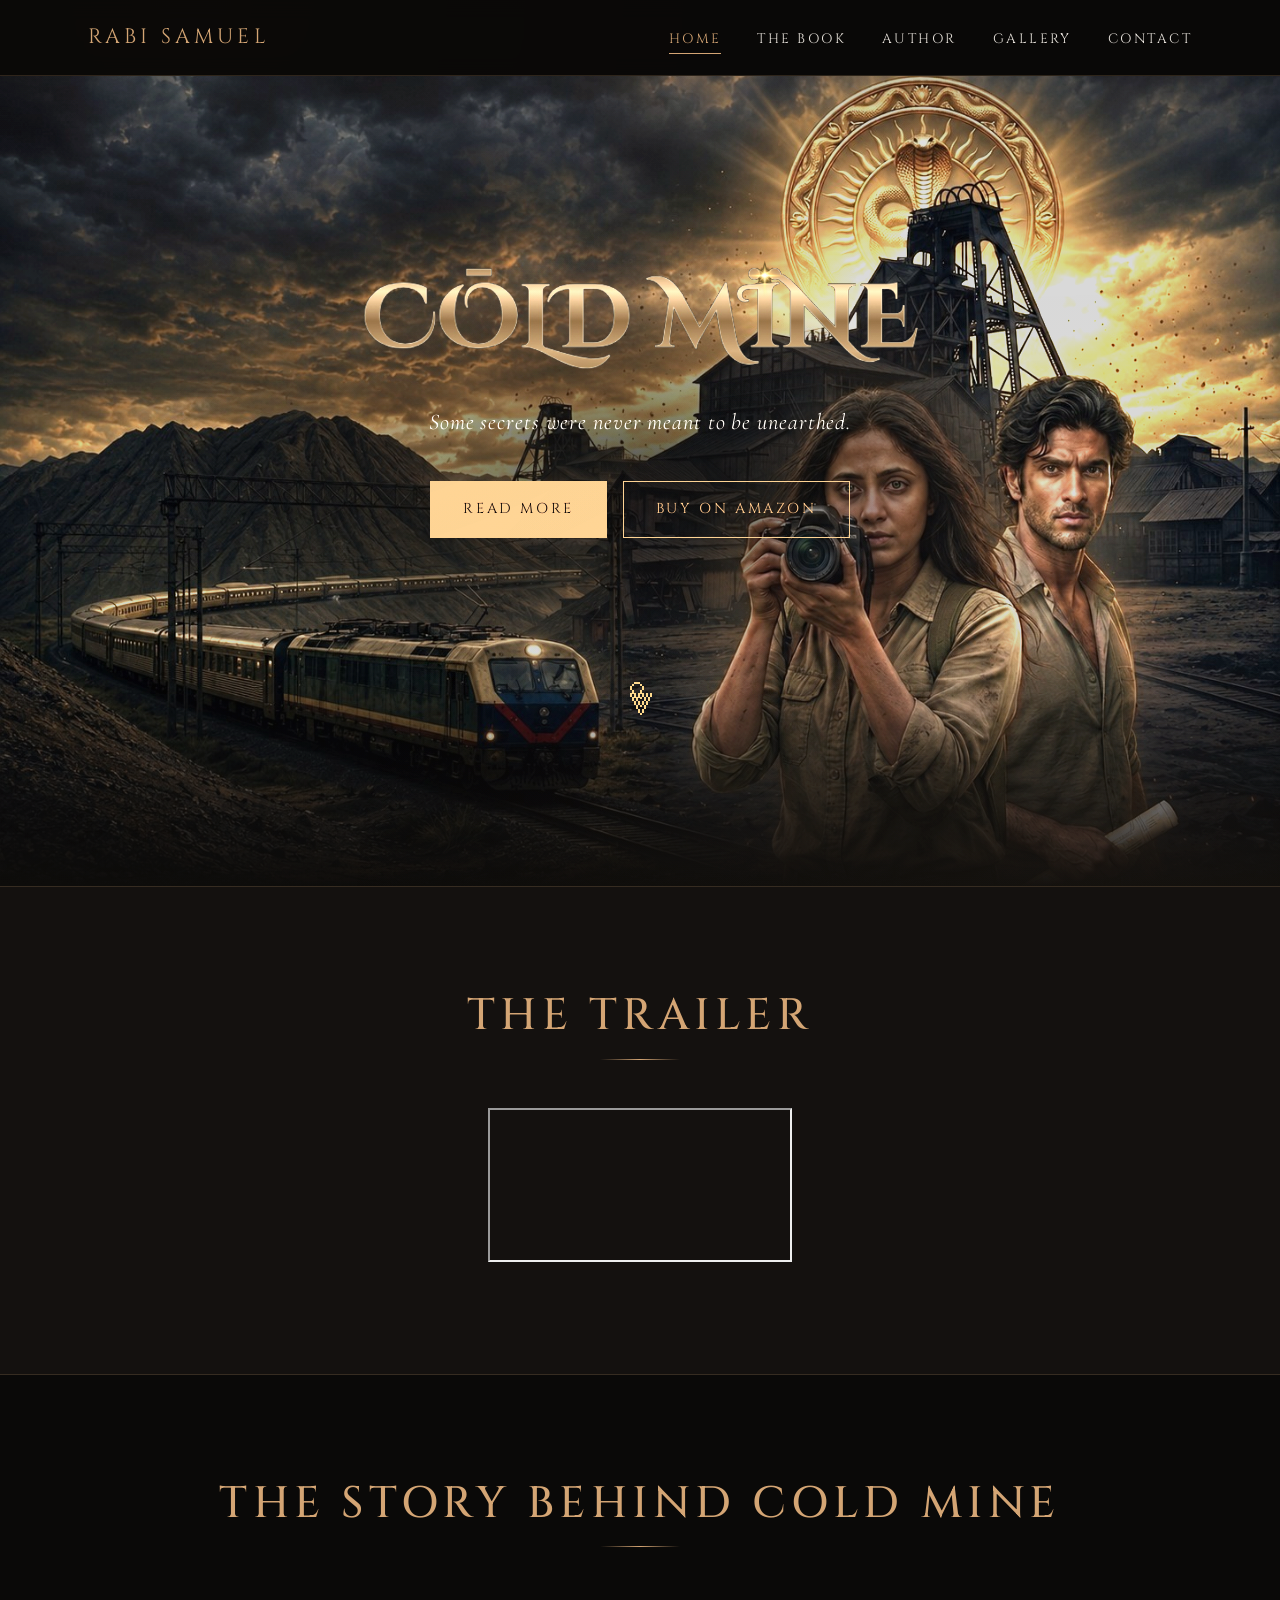
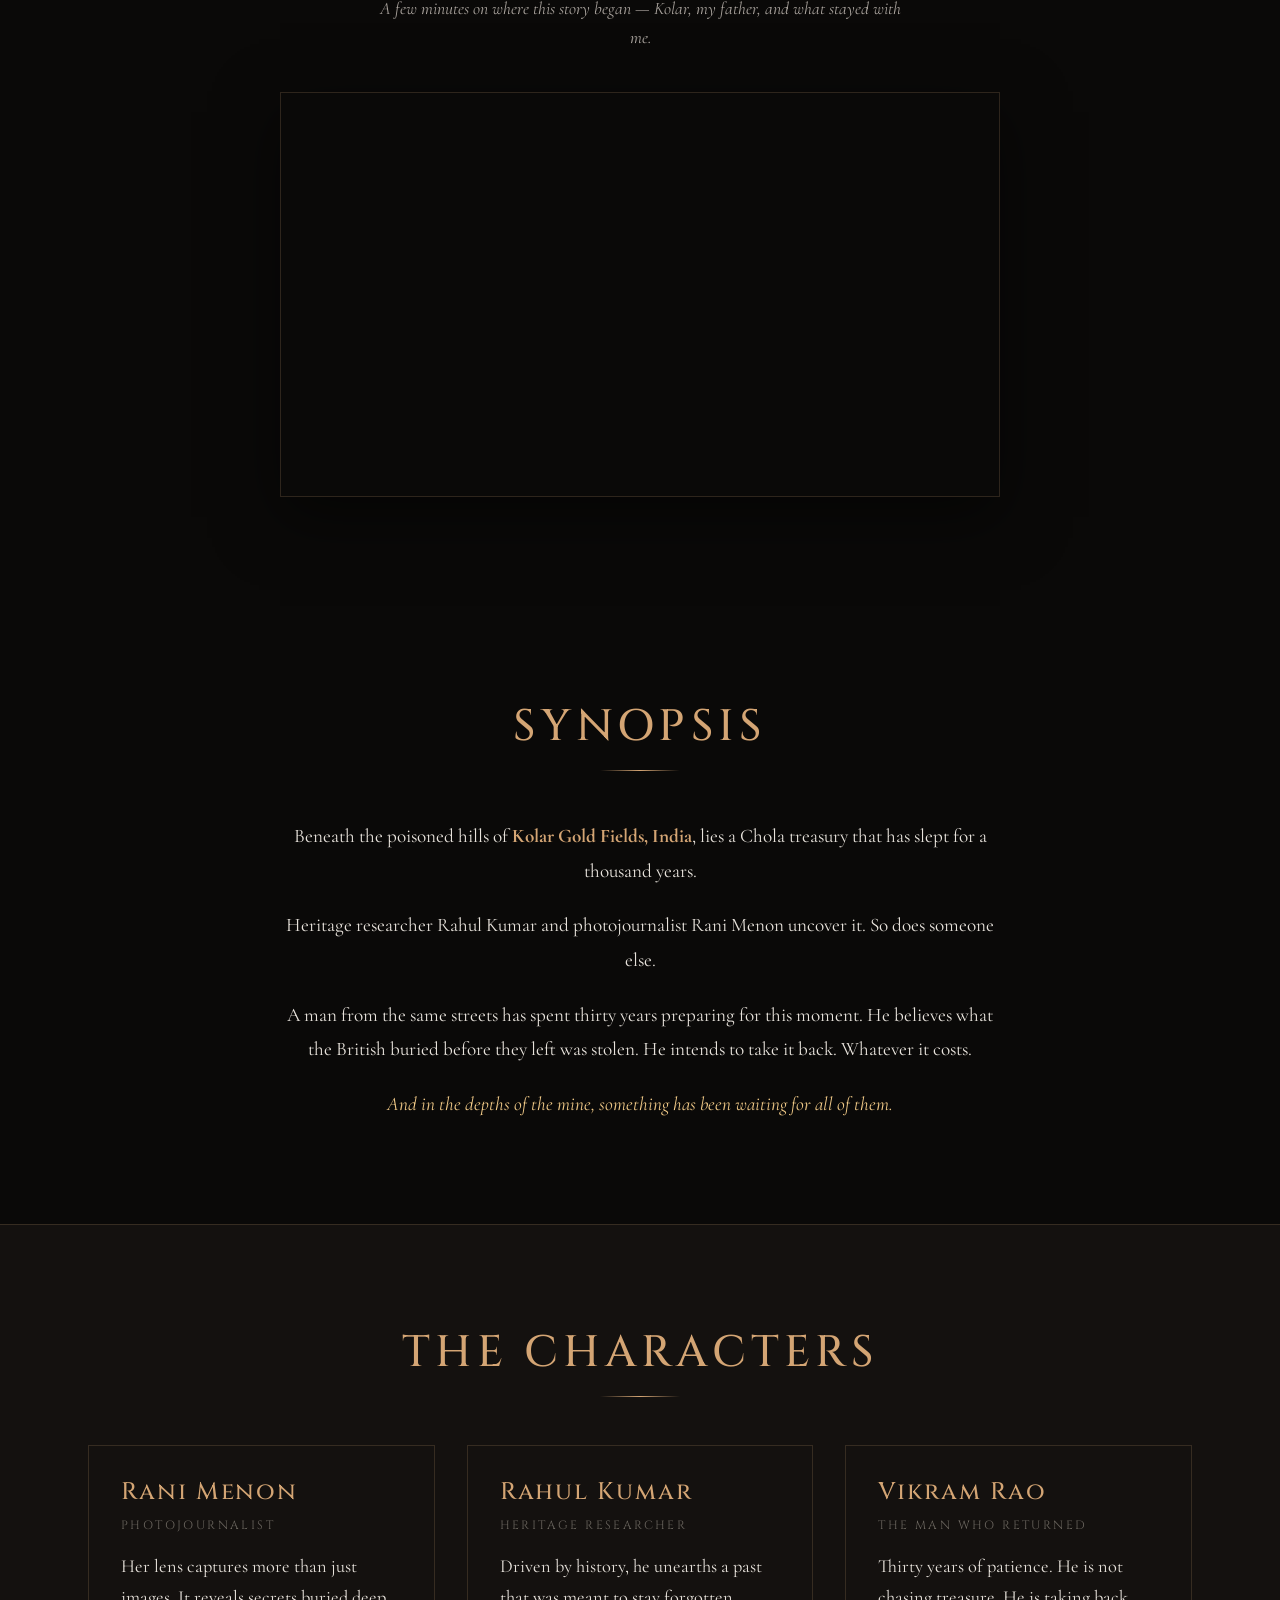
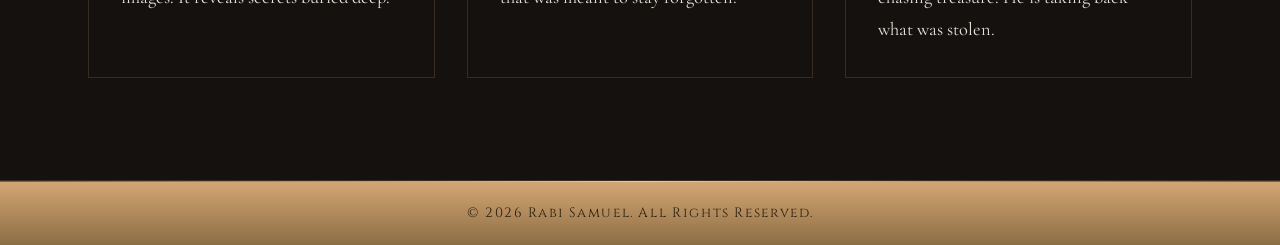
<file: index.html>
<!DOCTYPE html>
<html lang="en">
<head>
  <meta charset="UTF-8" />
  <meta name="viewport" content="width=device-width, initial-scale=1.0" />
  <title>Cold Mine — A novel by Rabi Samuel</title>
  <meta name="description" content="Cold Mine, a literary thriller by Rabi Samuel. Beneath the poisoned hills of Kolar Gold Fields lies a Chola treasury that has slept for a thousand years." />

  <meta property="og:title" content="Cold Mine — A novel by Rabi Samuel" />
  <meta property="og:description" content="A thriller of forbidden heritage, colonial betrayal, and a goddess who never forgets." />
  <meta property="og:type" content="book" />
  <meta property="og:image" content="/images/cover.jpg" />
  <meta property="og:url" content="https://coldminebook.com/" />

  <meta name="twitter:card" content="summary_large_image" />

  <link rel="icon" type="image/x-icon" href="images/favicon.ico" />
  <link rel="icon" type="image/png" sizes="32x32" href="images/favicon-32.png" />
  <link rel="icon" type="image/png" sizes="16x16" href="images/favicon-16.png" />
  <link rel="apple-touch-icon" sizes="180x180" href="images/apple-touch-icon.png" />

  <link rel="preconnect" href="https://fonts.googleapis.com" />
  <link rel="preconnect" href="https://fonts.gstatic.com" crossorigin />
  <link href="https://fonts.googleapis.com/css2?family=Cinzel:wght@400;500;600&family=Cormorant+Garamond:ital,wght@0,300;0,400;0,500;1,300;1,400&display=swap" rel="stylesheet" />

  <link rel="stylesheet" href="css/style.css" />
</head>
<body>

  <header class="site-header">
    <nav class="nav" aria-label="Primary">
      <a href="index.html" class="nav-brand">Rabi Samuel</a>
      <button class="nav-toggle" aria-expanded="false" aria-label="Toggle navigation">
        <span></span>
      </button>
      <ul class="nav-list">
        <li><a href="index.html" class="active">Home</a></li>
        <li><a href="the-book.html">The Book</a></li>
        <li><a href="author.html">Author</a></li>
        <li><a href="gallery.html">Gallery</a></li>
        <li><a href="contact.html">Contact</a></li>
      </ul>
    </nav>
  </header>

  <main>
    <section class="hero">
      <div class="hero-bg">
        <img
          src="images/hero.jpg"
          srcset="images/hero-800.jpg 800w, images/hero-1200.jpg 1200w, images/hero.jpg 2000w"
          sizes="100vw"
          alt=""
          fetchpriority="high"
        />
      </div>
      <div class="hero-content">
        <img src="images/coldmine-logo.png" alt="Cold Mine" class="hero-logo" />
        <p class="hero-tagline">Some secrets were never meant to be unearthed.</p>
        <div class="hero-actions">
          <a href="the-book.html" class="btn btn-primary">Read More</a>
          <a href="https://www.amazon.com/dp/B0H2CH29H1" class="btn amazon-buy" data-asin="B0H2CH29H1" rel="noopener">Buy on Amazon</a>
        </div>
      
      <div class="scroll-indicator">
		    <p>&nbsp;</p>
        <p>&nbsp;</p>
        <span class="arrow">⪧</span>  <span class="arrow">⫸</span> 
      </div></div>
    </section>

    <section class="section trailer-section fade-in">
      <div class="container">
        <h2 class="section-title">The Trailer</h2>
        <div class="trailer-frame">
          <iframe
            src="https://www.youtube-nocookie.com/embed/7UCQMHaWK-o?rel=0&amp;modestbranding=1"
            title="Cold Mine — Book Trailer"
            allow="accelerometer; autoplay; clipboard-write; encrypted-media; gyroscope; picture-in-picture"
            allowfullscreen
            referrerpolicy="strict-origin-when-cross-origin"
            loading="lazy"
          ></iframe>
        </div>
      </div>
    </section>

    <section class="section origin-section fade-in">
      <div class="container">
        <h2 class="section-title">The Story Behind Cold Mine</h2>
        <p class="origin-blurb">A few minutes on where this story began — Kolar, my father, and what stayed with me.</p>
        <div class="origin-frame">
          <iframe
            src="https://www.youtube-nocookie.com/embed/SmzYAUIKK0E?rel=0&amp;modestbranding=1"
            title="The Story Behind Cold Mine"
            allow="accelerometer; autoplay; clipboard-write; encrypted-media; gyroscope; picture-in-picture"
            allowfullscreen
            referrerpolicy="strict-origin-when-cross-origin"
            loading="lazy"
          ></iframe>
        </div>
      </div>
    </section>

    <section class="section fade-in">
      <div class="container">
        <h2 class="section-title">Synopsis</h2>
        <div style="max-width: 720px; margin: 0 auto; text-align: center; font-size: 1.2rem; line-height: 1.8;">
          <p>Beneath the poisoned hills of <strong style="color: var(--gold);">Kolar Gold Fields, India</strong>, lies a Chola treasury that has slept for a thousand years.</p>
          <p>Heritage researcher Rahul Kumar and photojournalist Rani Menon uncover it. So does someone else.</p>
          <p>A man from the same streets has spent thirty years preparing for this moment. He believes what the British buried before they left was stolen. He intends to take it back. Whatever it costs.</p>
          <p style="color: var(--gold-bright); font-style: italic;">And in the depths of the mine, something has been waiting for all of them.</p>
        </div>
      </div>
    </section>

    <section class="section fade-in" style="background: var(--bg-elevated); border-top: 1px solid var(--border-subtle); border-bottom: 1px solid var(--border-subtle);">
      <div class="container">
        <h2 class="section-title">The Characters</h2>
        <div class="cards-grid">
          <div class="card">
            <h3 class="card-title">Rani Menon</h3>
            <p class="card-role">Photojournalist</p>
            <p>Her lens captures more than just images. It reveals secrets buried deep.</p>
          </div>
          <div class="card">
            <h3 class="card-title">Rahul Kumar</h3>
            <p class="card-role">Heritage Researcher</p>
            <p>Driven by history, he unearths a past that was meant to stay forgotten.</p>
          </div>
          <div class="card">
            <h3 class="card-title">Vikram Rao</h3>
            <p class="card-role">The Man Who Returned</p>
            <p>Thirty years of patience. He is not chasing treasure. He is taking back what was stolen.</p>
          </div>
        </div>
      </div>
    </section>
  </main>

  <footer class="site-footer">
    <p class="footer-text">&copy; 2026 Rabi Samuel. All Rights Reserved.</p>
  </footer>

  <script src="js/site.js"></script>
</body>
</html>
</file>
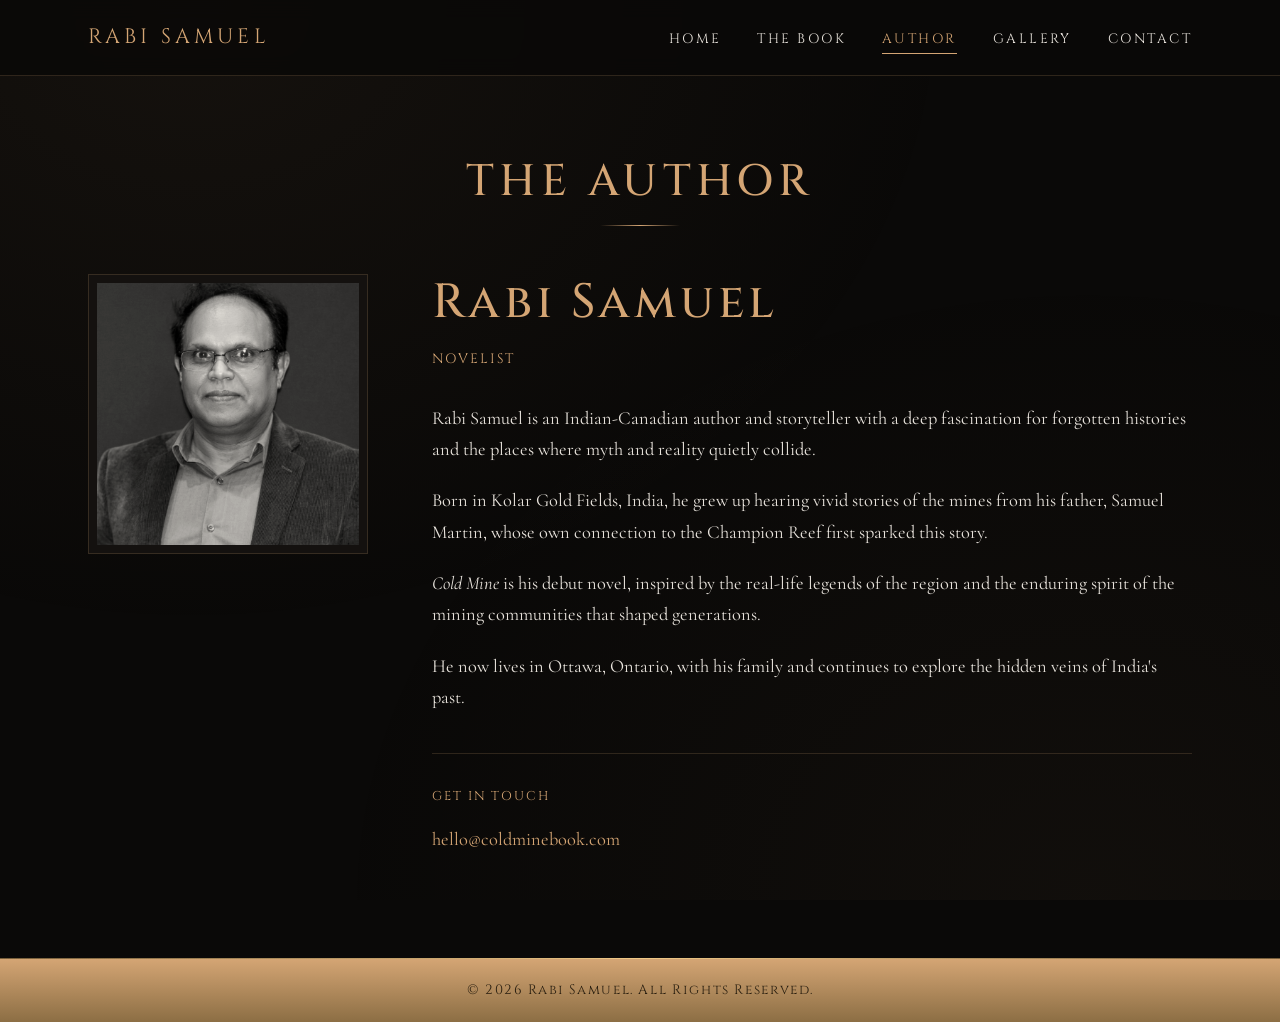
<file: author.html>
<!DOCTYPE html>
<html lang="en">
<head>
  <meta charset="UTF-8" />
  <meta name="viewport" content="width=device-width, initial-scale=1.0" />
  <title>About the Author — Rabi Samuel</title>
  <meta name="description" content="About Rabi Samuel, author of Cold Mine." />
  <link rel="icon" type="image/x-icon" href="images/favicon.ico" />
  <link rel="icon" type="image/png" sizes="32x32" href="images/favicon-32.png" />
  <link rel="icon" type="image/png" sizes="16x16" href="images/favicon-16.png" />
  <link rel="apple-touch-icon" sizes="180x180" href="images/apple-touch-icon.png" />

  <link rel="preconnect" href="https://fonts.googleapis.com" />
  <link rel="preconnect" href="https://fonts.gstatic.com" crossorigin />
  <link href="https://fonts.googleapis.com/css2?family=Cinzel:wght@400;500;600&family=Cormorant+Garamond:ital,wght@0,300;0,400;0,500;1,300;1,400&display=swap" rel="stylesheet" />
  <link rel="stylesheet" href="css/style.css" />
</head>
<body>

  <header class="site-header">
    <nav class="nav" aria-label="Primary">
      <a href="index.html" class="nav-brand">Rabi Samuel</a>
      <button class="nav-toggle" aria-expanded="false" aria-label="Toggle navigation">
        <span></span>
      </button>
      <ul class="nav-list">
        <li><a href="index.html">Home</a></li>
        <li><a href="the-book.html">The Book</a></li>
        <li><a href="author.html" class="active">Author</a></li>
        <li><a href="gallery.html">Gallery</a></li>
        <li><a href="contact.html">Contact</a></li>
      </ul>
    </nav>
  </header>

  <main>
    <section class="section" style="padding-top: 5rem;">
      <div class="container">
        <h2 class="section-title">The Author</h2>
        <div class="author-section">

             <div class="author-photo">
            <img src="images/author.jpg" alt="Author" />

          </div>

          <div>
            <h1 style="font-size: clamp(2rem, 4vw, 3rem); margin-bottom: 1rem;">Rabi Samuel</h1>
            <p style="color: var(--gold); font-family: var(--font-display); letter-spacing: 0.15em; text-transform: uppercase; font-size: 0.85rem; margin-bottom: 2rem;">Novelist</p>

            <p>Rabi Samuel is an Indian-Canadian author and storyteller with a deep fascination for forgotten histories and the places where myth and reality quietly collide.</p>

            <p>Born in Kolar Gold Fields, India, he grew up hearing vivid stories of the mines from his father, Samuel Martin, whose own connection to the Champion Reef first sparked this story.</p>

            <p><em>Cold Mine</em> is his debut novel, inspired by the real-life legends of the region and the enduring spirit of the mining communities that shaped generations.</p>

            <p>He now lives in Ottawa, Ontario, with his family and continues to explore the hidden veins of India's past.</p>

            <div style="margin-top: 2.5rem; padding-top: 2rem; border-top: 1px solid var(--border-subtle);">
              <p style="font-family: var(--font-display); letter-spacing: 0.15em; text-transform: uppercase; font-size: 0.8rem; color: var(--gold); margin-bottom: 1rem;">Get in Touch</p>
              <div style="display: flex; gap: 1.5rem; flex-wrap: wrap;">
                <a href="mailto:hello@coldminebook.com?subject=Cold%20Mine%20Book%20-%20">hello@coldminebook.com</a>
              </div>
            </div>
          </div>
        </div>
      </div>
    </section>
  </main>

    <footer class="site-footer">
    <p class="footer-text">&copy; 2026 Rabi Samuel. All Rights Reserved.</p>
  </footer>

  <script src="js/site.js"></script>
</body>
</html>
</file>
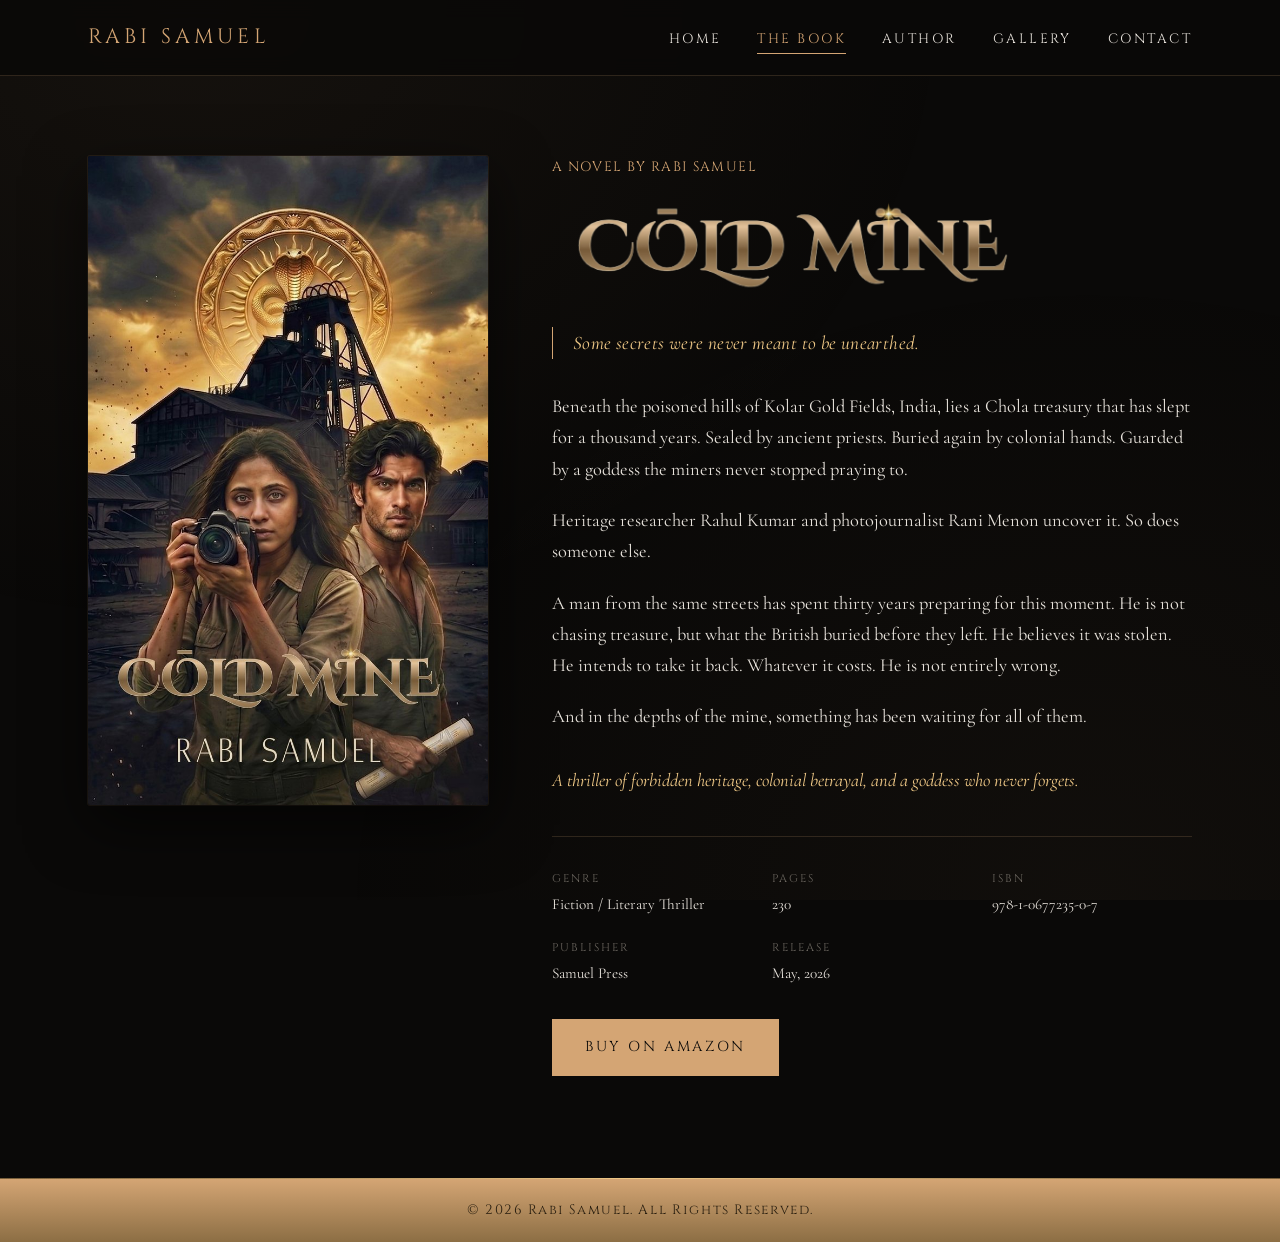
<file: the-book.html>
<!DOCTYPE html>
<html lang="en">
<head>
  <meta charset="UTF-8" />
  <meta name="viewport" content="width=device-width, initial-scale=1.0" />
  <title>The Book — Cold Mine by Rabi Samuel</title>
  <meta name="description" content="Cold Mine by Rabi Samuel. A literary thriller of forbidden heritage, colonial betrayal, and a goddess who never forgets." />
  <link rel="icon" type="image/x-icon" href="images/favicon.ico" />
  <link rel="icon" type="image/png" sizes="32x32" href="images/favicon-32.png" />
  <link rel="icon" type="image/png" sizes="16x16" href="images/favicon-16.png" />
  <link rel="apple-touch-icon" sizes="180x180" href="images/apple-touch-icon.png" />

  <link rel="preconnect" href="https://fonts.googleapis.com" />
  <link rel="preconnect" href="https://fonts.gstatic.com" crossorigin />
  <link href="https://fonts.googleapis.com/css2?family=Cinzel:wght@400;500;600&family=Cormorant+Garamond:ital,wght@0,300;0,400;0,500;1,300;1,400&display=swap" rel="stylesheet" />
  <link rel="stylesheet" href="css/style.css" />
</head>
<body>

  <header class="site-header">
    <nav class="nav" aria-label="Primary">
      <a href="index.html" class="nav-brand">Rabi Samuel</a>
      <button class="nav-toggle" aria-expanded="false" aria-label="Toggle navigation">
        <span></span>
      </button>
      <ul class="nav-list">
        <li><a href="index.html">Home</a></li>
        <li><a href="the-book.html" class="active">The Book</a></li>
        <li><a href="author.html">Author</a></li>
        <li><a href="gallery.html">Gallery</a></li>
        <li><a href="contact.html">Contact</a></li>
      </ul>
    </nav>
  </header>

  <main>
    <section class="section" style="padding-top: 5rem;">
      <div class="container">
        <div class="book-section">
          <div class="book-cover">
            <img src="images/cover.jpg" alt="Cold Mine book cover" />
          </div>

          <div>
            <p class="book-meta">A Novel by Rabi Samuel</p>
            <h1 class="book-title visually-hidden">Cold Mine</h1>
            <img src="images/coldmine-logo.png" alt="Cold Mine" class="book-logo" />
            <p class="book-quote">Some secrets were never meant to be unearthed.</p>

            <p>Beneath the poisoned hills of Kolar Gold Fields, India, lies a Chola treasury that has slept for a thousand years. Sealed by ancient priests. Buried again by colonial hands. Guarded by a goddess the miners never stopped praying to.</p>

            <p>Heritage researcher Rahul Kumar and photojournalist Rani Menon uncover it. So does someone else.</p>

            <p>A man from the same streets has spent thirty years preparing for this moment. He is not chasing treasure, but what the British buried before they left. He believes it was stolen. He intends to take it back. Whatever it costs. He is not entirely wrong.</p>

            <p>And in the depths of the mine, something has been waiting for all of them.</p>

            <p style="font-style: italic; color: var(--gold-bright); margin-top: 2rem;">A thriller of forbidden heritage, colonial betrayal, and a goddess who never forgets.</p>

            <div class="book-details">
              <div class="book-detail-item">
                <span class="book-detail-label">Genre</span>
                <span class="book-detail-value">Fiction / Literary Thriller</span>
              </div>
              <div class="book-detail-item">
                <span class="book-detail-label">Pages</span>
                <span class="book-detail-value">230</span>
              </div>
              <div class="book-detail-item">
                <span class="book-detail-label">ISBN</span>
                <span class="book-detail-value">978-1-0677235-0-7</span>
              </div>
              <div class="book-detail-item">
                <span class="book-detail-label">Publisher</span>
                <span class="book-detail-value">Samuel Press</span>
              </div>
              <div class="book-detail-item">
                <span class="book-detail-label">Release</span>
                <span class="book-detail-value">May, 2026</span>
              </div>
            </div>

            <div class="book-actions">
              <!--a href="https://www.amazon.com/dp/B0H2CH29H1" class="btn btn-primary">Buy on Amazon</a-->
              <a href="https://www.amazon.com/dp/B0H2CH29H1" class="btn btn-primary amazon-buy" data-asin="B0H2CH29H1" rel="noopener">Buy on Amazon</a>
            </div>
          </div>
        </div>
      </div>
    </section>
  </main>

    <footer class="site-footer">
    <p class="footer-text">&copy; 2026 Rabi Samuel. All Rights Reserved.</p>
  </footer>

  <script src="js/site.js"></script>
</body>
</html>
</file>
<file: css/style.css>
/* ============================================
   COLD MINE
   coldminebook.com
   ============================================ */

/* ---------- Reset & Base ---------- */
*,
*::before,
*::after {
  box-sizing: border-box;
  margin: 0;
  padding: 0;
}

:root {
  --bg-deep: #0a0908;
  --bg-elevated: #14110f;
  --bg-overlay: rgba(10, 9, 8, 0.85);
  --gold: #d4a574;
  --gold-bright: #f0c987;
  --gold-dim: #8c6e44;
  --text-body: #e8e3dc;
  --text-muted: #a8a29c;
  --text-faint: #6b665f;
  --border-subtle: rgba(212, 165, 116, 0.18);
  --border-gold: rgba(212, 165, 116, 0.5);

  --font-display: "Cinzel", "Trajan Pro", Georgia, serif;
  --font-body: "Cormorant Garamond", "Garamond", "Georgia", serif;
  --font-ui: "Cormorant Garamond", Georgia, serif;

  --max-width: 1200px;
  --gutter: clamp(1.25rem, 4vw, 3rem);
}

html {
  scroll-behavior: smooth;
  -webkit-font-smoothing: antialiased;
  -moz-osx-font-smoothing: grayscale;
}

body {
  background: var(--bg-deep);
  color: var(--text-body);
  font-family: var(--font-body);
  font-size: 1.15rem;
  line-height: 1.7;
  font-weight: 400;
  min-height: 100vh;
  overflow-x: hidden;
  position: relative;
}

/* Subtle grain texture overlay for depth */
body::before {
  content: "";
  position: fixed;
  inset: 0;
  pointer-events: none;
  z-index: 1;
  background-image: url("data:image/svg+xml;utf8,<svg xmlns='http://www.w3.org/2000/svg' width='200' height='200'><filter id='n'><feTurbulence type='fractalNoise' baseFrequency='0.9' numOctaves='2' stitchTiles='stitch'/><feColorMatrix values='0 0 0 0 0  0 0 0 0 0  0 0 0 0 0  0 0 0 0.04 0'/></filter><rect width='100%' height='100%' filter='url(%23n)'/></svg>");
  opacity: 0.6;
  mix-blend-mode: overlay;
}

/* Ambient gold particles in the background */
body::after {
  content: "";
  position: fixed;
  inset: 0;
  pointer-events: none;
  z-index: 0;
  background:
    radial-gradient(ellipse at 15% 0%, rgba(212, 165, 116, 0.06), transparent 50%),
    radial-gradient(ellipse at 85% 100%, rgba(212, 165, 116, 0.04), transparent 50%);
}

img {
  max-width: 100%;
  height: auto;
  display: block;
}

a {
  color: var(--gold);
  text-decoration: none;
  transition: color 0.3s ease;
}

a:hover {
  color: var(--gold-bright);
}

/* ---------- Typography ---------- */
h1, h2, h3, h4 {
  font-family: var(--font-display);
  font-weight: 500;
  letter-spacing: 0.05em;
  color: var(--gold);
  line-height: 1.2;
}

h1 {
  font-size: clamp(2.5rem, 6vw, 5rem);
  letter-spacing: 0.08em;
}

h2 {
  font-size: clamp(1.75rem, 3.5vw, 2.75rem);
  letter-spacing: 0.12em;
  text-transform: uppercase;
}

h3 {
  font-size: clamp(1.25rem, 2vw, 1.5rem);
  letter-spacing: 0.08em;
}

p {
  margin-bottom: 1.25rem;
}

p:last-child {
  margin-bottom: 0;
}

/* ---------- Layout helpers ---------- */
.container {
  max-width: var(--max-width);
  margin: 0 auto;
  padding: 0 var(--gutter);
  position: relative;
  z-index: 2;
}

.section {
  padding: clamp(4rem, 8vw, 7rem) 0;
  position: relative;
  z-index: 2;
}

.section-title {
  text-align: center;
  margin-bottom: 3rem;
  position: relative;
}

.section-title::after {
  content: "";
  display: block;
  width: 80px;
  height: 1px;
  background: linear-gradient(90deg, transparent, var(--gold), transparent);
  margin: 1rem auto 0;
}

/* ---------- Navigation ---------- */
.site-header {
  position: sticky;
  top: 0;
  z-index: 100;
  background: var(--bg-overlay);
  backdrop-filter: blur(10px);
  -webkit-backdrop-filter: blur(10px);
  border-bottom: 1px solid var(--border-subtle);
}

.nav {
  max-width: var(--max-width);
  margin: 0 auto;
  padding: 1.25rem var(--gutter);
  display: flex;
  align-items: center;
  justify-content: space-between;
  gap: 2rem;
}

.nav-brand {
  font-family: var(--font-display);
  font-size: 1.3rem;
  letter-spacing: 0.2em;
  color: var(--gold);
  text-transform: uppercase;
  white-space: nowrap;
}

.nav-brand:hover {
  color: var(--gold-bright);
}

.nav-list {
  list-style: none;
  display: flex;
  gap: 2.25rem;
  align-items: center;
}

.nav-list a {
  font-family: var(--font-display);
  font-size: 0.85rem;
  letter-spacing: 0.18em;
  text-transform: uppercase;
  color: var(--text-body);
  position: relative;
  padding: 0.25rem 0;
}

.nav-list a::after {
  content: "";
  position: absolute;
  bottom: -2px;
  left: 0;
  right: 0;
  height: 1px;
  background: var(--gold);
  transform: scaleX(0);
  transform-origin: center;
  transition: transform 0.35s ease;
}

.nav-list a:hover,
.nav-list a.active {
  color: var(--gold);
}

.nav-list a:hover::after,
.nav-list a.active::after {
  transform: scaleX(1);
}

.nav-toggle {
  display: none;
  background: none;
  border: 1px solid var(--border-gold);
  color: var(--gold);
  width: 44px;
  height: 44px;
  cursor: pointer;
  align-items: center;
  justify-content: center;
  padding: 0;
}

.nav-toggle span {
  display: block;
  width: 20px;
  height: 1px;
  background: var(--gold);
  position: relative;
}

.nav-toggle span::before,
.nav-toggle span::after {
  content: "";
  position: absolute;
  left: 0;
  width: 20px;
  height: 1px;
  background: var(--gold);
  transition: transform 0.3s ease;
}

.nav-toggle span::before { top: -6px; }
.nav-toggle span::after { top: 6px; }

.nav-toggle[aria-expanded="true"] span { background: transparent; }
.nav-toggle[aria-expanded="true"] span::before { transform: translateY(6px) rotate(45deg); }
.nav-toggle[aria-expanded="true"] span::after { transform: translateY(-6px) rotate(-45deg); }

/* ---------- Hero ---------- */
.hero {
  position: relative;
  min-height: 90vh;
  display: flex;
  align-items: center;
  justify-content: center;
  overflow: hidden;
  padding: 4rem var(--gutter);
  text-align: center;
  filter: brightness(1.3);     /* 1.0 = normal, 1.3 = noticeably brighter */
}

.hero-bg {
  position: absolute;
  inset: 0;
  z-index: 0;
}

.hero-bg img {
  width: 100%;
  height: 100%;
  object-fit: cover;
  object-position: center;
  opacity: 0.85;
}

.hero-bg::after {
  content: "";
  position: absolute;
  inset: 0;
  background:
    radial-gradient(ellipse 50% 35% at center, rgba(10, 9, 8, 0.75) 0%, rgba(10, 9, 8, 0.35) 50%, transparent 80%),
    linear-gradient(180deg, rgba(10, 9, 8, 0.3) 0%, transparent 25%, transparent 70%, var(--bg-deep) 100%);
}

.hero-content {
  position: relative;
  z-index: 2;
  max-width: 800px;
  animation: fadeUp 1.2s ease-out;
}

.hero-title {
  font-family: var(--font-display);
  font-size: clamp(3.5rem, 10vw, 7rem);
  letter-spacing: 0.1em;
  color: var(--gold);
  margin-bottom: 1.5rem;
  text-shadow: 0 0 40px rgba(212, 165, 116, 0.3);
  background: linear-gradient(180deg, #f0c987 0%, #d4a574 50%, #8c6e44 100%);
  -webkit-background-clip: text;
  background-clip: text;
  -webkit-text-fill-color: transparent;
}

.hero-logo {
  width: clamp(280px, 60vw, 620px);
  max-width: 100%;
  height: auto;
  margin: 0 auto 1.5rem;
  display: block;
  filter: drop-shadow(0 0 40px rgba(212, 165, 116, 0.25));
}

.book-logo {
  width: clamp(240px, 80%, 480px);
  max-width: 100%;
  height: auto;
  margin-bottom: 1rem;
  display: block;
}

.visually-hidden {
  position: absolute !important;
  width: 1px;
  height: 1px;
  padding: 0;
  margin: -1px;
  overflow: hidden;
  clip: rect(0, 0, 0, 0);
  white-space: nowrap;
  border: 0;
}

.hero-tagline {
  font-family: var(--font-body);
  font-size: clamp(1.1rem, 2vw, 1.4rem);
  font-style: italic;
  color: var(--text-body);
  letter-spacing: 0.04em;
  margin-bottom: 2.5rem;
  font-weight: 300;
}

.hero-actions {
  display: flex;
  gap: 1rem;
  justify-content: center;
  flex-wrap: wrap;
}

/* ---------- Buttons ---------- */
.btn {
  display: inline-block;
  font-family: var(--font-display);
  font-size: 0.9rem;
  letter-spacing: 0.18em;
  text-transform: uppercase;
  padding: 0.95rem 2rem;
  border: 1px solid var(--gold);
  background: transparent;
  color: var(--gold);
  cursor: pointer;
  transition: all 0.35s ease;
  position: relative;
  overflow: hidden;
}

.btn::before {
  content: "";
  position: absolute;
  inset: 0;
  background: var(--gold);
  transform: scaleX(0);
  transform-origin: left;
  transition: transform 0.4s ease;
  z-index: -1;
}

.btn:hover {
  color: var(--bg-deep);
}

.btn:hover::before {
  transform: scaleX(1);
}

.btn-primary {
  background: var(--gold);
  color: var(--bg-deep);
}

.btn-primary::before {
  background: var(--gold-bright);
}

.btn-primary:hover {
  color: var(--bg-deep);
}

/* ---------- Synopsis / Book section ---------- */
.book-section {
  display: grid;
  grid-template-columns: minmax(280px, 400px) 1fr;
  gap: clamp(2rem, 5vw, 5rem);
  align-items: start;
}

.book-cover {
  position: relative;
}

.book-cover img {
  width: 100%;
  border-radius: 2px;
  box-shadow:
    0 20px 60px rgba(0, 0, 0, 0.6),
    0 0 0 1px rgba(212, 165, 116, 0.1);
}

.book-cover::before {
  content: "";
  position: absolute;
  inset: -20px;
  background: radial-gradient(ellipse at center, rgba(212, 165, 116, 0.15), transparent 60%);
  z-index: -1;
  filter: blur(20px);
}

.book-meta {
  font-family: var(--font-display);
  font-size: 0.85rem;
  letter-spacing: 0.1em;
  text-transform: uppercase;
  color: var(--gold);
  margin-bottom: 1rem;
}

.book-title {
  margin-bottom: 1.5rem;
}

.book-quote {
  font-style: italic;
  font-size: 1.2rem;
  color: var(--gold-bright);
  border-left: 1px solid var(--gold);
  padding-left: 1.25rem;
  margin: 2rem 0;
  letter-spacing: 0.02em;
}

.book-details {
  margin-top: 2.5rem;
  padding-top: 2rem;
  border-top: 1px solid var(--border-subtle);
  display: grid;
  grid-template-columns: repeat(auto-fit, minmax(160px, 1fr));
  gap: 1.25rem;
}

.book-detail-item {
  font-size: 0.95rem;
}

.book-detail-label {
  display: block;
  font-family: var(--font-display);
  font-size: 0.7rem;
  letter-spacing: 0.18em;
  text-transform: uppercase;
  color: var(--text-faint);
  margin-bottom: 0.25rem;
}

.book-detail-value {
  color: var(--text-body);
}

.book-actions {
  margin-top: 2rem;
  display: flex;
  gap: 1rem;
  flex-wrap: wrap;
}

/* ---------- Characters / Cards ---------- */
.cards-grid {
  display: grid;
  grid-template-columns: repeat(auto-fit, minmax(280px, 1fr));
  gap: 2rem;
  margin-top: 2rem;
}

.card {
  background: var(--bg-elevated);
  border: 1px solid var(--border-subtle);
  padding: 2rem;
  transition: all 0.4s ease;
  position: relative;
  overflow: hidden;
}

.card::before {
  content: "";
  position: absolute;
  top: 0;
  left: 0;
  width: 100%;
  height: 1px;
  background: linear-gradient(90deg, transparent, var(--gold), transparent);
  opacity: 0;
  transition: opacity 0.4s ease;
}

.card:hover {
  border-color: var(--border-gold);
  transform: translateY(-4px);
}

.card:hover::before {
  opacity: 1;
}

.card-title {
  color: var(--gold);
  margin-bottom: 0.5rem;
}

.card-role {
  font-family: var(--font-display);
  font-size: 0.75rem;
  letter-spacing: 0.2em;
  text-transform: uppercase;
  color: var(--text-faint);
  margin-bottom: 1rem;
}

/* ---------- Praise / Quotes ---------- */
.praise-section {
  max-width: 900px;
  margin: 0 auto;
}

.quote {
  text-align: center;
  padding: 2rem 1rem;
  position: relative;
  margin-bottom: 2rem;
}

.quote-mark {
  font-family: var(--font-display);
  font-size: 4rem;
  color: var(--gold);
  line-height: 1;
  opacity: 0.4;
  display: block;
  margin-bottom: -1rem;
}

.quote-text {
  font-size: 1.25rem;
  font-style: italic;
  color: var(--text-body);
  margin-bottom: 1rem;
  letter-spacing: 0.02em;
}

.quote-attribution {
  font-family: var(--font-display);
  font-size: 0.8rem;
  letter-spacing: 0.2em;
  text-transform: uppercase;
  color: var(--gold);
}

/* ---------- Newsletter ---------- */
.newsletter {
  background: var(--bg-elevated);
  border-top: 1px solid var(--border-subtle);
  border-bottom: 1px solid var(--border-subtle);
  text-align: center;
}

.newsletter h2 {
  margin-bottom: 0.75rem;
}

.newsletter-blurb {
  color: var(--text-muted);
  margin-bottom: 2rem;
  max-width: 500px;
  margin-left: auto;
  margin-right: auto;
}

.newsletter-form {
  display: flex;
  gap: 0.5rem;
  max-width: 500px;
  margin: 0 auto;
  flex-wrap: wrap;
  justify-content: center;
}

.newsletter-input {
  flex: 1;
  min-width: 250px;
  padding: 0.95rem 1.25rem;
  background: var(--bg-deep);
  border: 1px solid var(--border-subtle);
  color: var(--text-body);
  font-family: var(--font-body);
  font-size: 1rem;
  letter-spacing: 0.02em;
  transition: border-color 0.3s ease;
}

.newsletter-input:focus {
  outline: none;
  border-color: var(--gold);
}

.newsletter-input::placeholder {
  color: var(--text-faint);
}

/* ---------- Author Page ---------- */
.author-section {
  display: grid;
  grid-template-columns: 280px 1fr;
  gap: clamp(2rem, 5vw, 4rem);
  align-items: start;
}

.author-photo {
  border: 1px solid var(--border-subtle);
  padding: 0.5rem;
  background: var(--bg-elevated);
}

.author-photo img {
  aspect-ratio: 1;
  object-fit: cover;
  filter: sepia(0.1) contrast(1.05);
}

.author-photo-placeholder {
  aspect-ratio: 1;
  background: var(--bg-elevated);
  display: flex;
  align-items: center;
  justify-content: center;
  color: var(--text-faint);
  font-family: var(--font-display);
  letter-spacing: 0.1em;
  font-size: 0.8rem;
}

/* ---------- Gallery ---------- */
.gallery-grid {
  display: grid;
  grid-template-columns: repeat(auto-fit, minmax(260px, 1fr));
  gap: 1.5rem;
}

.gallery-item {
  aspect-ratio: 4/3;
  background: var(--bg-elevated);
  border: 1px solid var(--border-subtle);
  overflow: hidden;
  position: relative;
  cursor: pointer;
  transition: border-color 0.3s ease;
}

.gallery-item:hover {
  border-color: var(--border-gold);
}

.gallery-item img {
  width: 100%;
  height: 100%;
  object-fit: cover;
  transition: transform 0.6s ease;
}

.gallery-item:hover img {
  transform: scale(1.05);
}

.gallery-placeholder {
  display: flex;
  align-items: center;
  justify-content: center;
  height: 100%;
  color: var(--text-faint);
  font-family: var(--font-display);
  font-size: 0.8rem;
  letter-spacing: 0.15em;
  text-transform: uppercase;
}

/* ---------- Contact ---------- */
.contact-section {
  max-width: 600px;
  margin: 0 auto;
  text-align: center;
}

.contact-blurb {
  color: var(--text-muted);
  margin-bottom: 2.5rem;
}

.contact-form {
  display: grid;
  gap: 1rem;
  text-align: left;
}

.contact-input,
.contact-textarea {
  width: 100%;
  padding: 0.95rem 1.25rem;
  background: var(--bg-elevated);
  border: 1px solid var(--border-subtle);
  color: var(--text-body);
  font-family: var(--font-body);
  font-size: 1rem;
  transition: border-color 0.3s ease;
}

.contact-input:focus,
.contact-textarea:focus {
  outline: none;
  border-color: var(--gold);
}

.contact-textarea {
  min-height: 150px;
  resize: vertical;
  font-family: var(--font-body);
}

.contact-direct {
  margin-top: 2rem;
  padding-top: 2rem;
  border-top: 1px solid var(--border-subtle);
  color: var(--text-muted);
}

/* ---------- Footer (gold band) ---------- */
.site-footer {
  background: linear-gradient(180deg, var(--gold) 0%, var(--gold-dim) 100%);
  padding: 1.25rem var(--gutter);
  position: relative;
  z-index: 2;
  text-align: center;
  border-top: 1px solid rgba(0, 0, 0, 0.15);
}

.site-footer::before {
  content: "";
  position: absolute;
  top: -1px;
  left: 0;
  right: 0;
  height: 1px;
  background: linear-gradient(90deg, transparent, var(--gold-bright), transparent);
}

.footer-text {
  font-family: var(--font-display);
  font-size: 0.85rem;
  letter-spacing: 0.12em;
  color: #2a1f10;
  margin: 0;
}

.footer-text a {
  color: #2a1f10;
  text-decoration: none;
  margin: 0 0.5rem;
  border-bottom: 1px solid transparent;
  transition: border-color 0.3s ease;
}

.footer-text a:hover {
  border-bottom-color: #2a1f10;
}

.footer-sep {
  margin: 0 0.5rem;
  opacity: 0.5;
}

/* ---------- Animations ---------- */
@keyframes fadeUp {
  from {
    opacity: 0;
    transform: translateY(20px);
  }
  to {
    opacity: 1;
    transform: translateY(0);
  }
}

.fade-in {
  opacity: 0;
  transform: translateY(20px);
  transition: opacity 0.8s ease, transform 0.8s ease;
}

.fade-in.visible {
  opacity: 1;
  transform: translateY(0);
}

/* ---------- Responsive ---------- */
@media (max-width: 800px) {
  .nav-toggle {
    display: flex;
  }

  .hero-bg img {
    object-position: 75% center;
  }

  .hero-bg::after {
    background:
      radial-gradient(ellipse 75% 50% at center, rgba(10, 9, 8, 0.85) 0%, rgba(10, 9, 8, 0.5) 50%, rgba(10, 9, 8, 0.3) 100%),
      linear-gradient(180deg, rgba(10, 9, 8, 0.4) 0%, transparent 25%, transparent 60%, var(--bg-deep) 100%);
  }

  .nav-list {
    position: absolute;
    top: 100%;
    left: 0;
    right: 0;
    background: var(--bg-overlay);
    backdrop-filter: blur(15px);
    -webkit-backdrop-filter: blur(15px);
    flex-direction: column;
    gap: 0;
    padding: 1rem 0;
    border-bottom: 1px solid var(--border-subtle);
    transform: translateY(-10px);
    opacity: 0;
    visibility: hidden;
    transition: all 0.3s ease;
  }

  .nav-list.open {
    transform: translateY(0);
    opacity: 1;
    visibility: visible;
  }

  .nav-list a {
    display: block;
    padding: 1rem var(--gutter);
    width: 100%;
    text-align: center;
  }

  .book-section,
  .author-section {
    grid-template-columns: 1fr;
  }

  .book-cover,
  .author-photo {
    max-width: 320px;
    margin: 0 auto;
  }

  .hero {
    min-height: 70vh;
  }
}

@media (max-width: 480px) {
  .hero-actions .btn {
    width: 100%;
  }
}
/* === GALLERY  === */

.gallery-grid {
    display: grid;
    grid-template-columns: repeat(auto-fit, minmax(320px, 1fr));
    gap: 2.5rem 1.8rem;
}

.gallery-item {
    display: flex !important;
    flex-direction: column;
    height: auto !important;           /* Remove any fixed height */
    overflow: visible !important;
}

.gallery-item img {
    width: 100%;
    height: auto !important;           /* Crucial */
    max-height: none !important;
    object-fit: contain !important;    /* or 'cover' if you prefer cropping */
    flex-shrink: 0;
}

.gallery-intro {
    margin-top: 14px !important;
    padding: 0 8px;
    font-size: 0.92rem;
    line-height: 1.4;
    color: #ccc;
    text-align: center;
    flex-grow: 1;           /* Helps push it down */
}

/* === Modal  === */
.clickable-img {
  cursor: pointer;
  max-width: 100%;
  border-radius: 6px;
}

/* Modal container */
.modal {
  display: none;
  position: fixed;
  z-index: 9999;
  padding-top: 60px;
  left: 0;
  top: 0;
  width: 100%;
  height: 100%;
  overflow: auto;
  background-color: rgba(0,0,0,0.85);
}

/* Modal image */
.modal-content {
  margin: auto;
  display: block;
  max-width: 90%;
  max-height: 80vh;
}

/* Caption */
#caption {
  margin: 15px auto;
  text-align: center;
  color: #ddd;
  font-size: 18px;
}

/* Close button */
.close {
  position: absolute;
  top: 20px;
  right: 35px;
  color: #fff;
  font-size: 40px;
  font-weight: bold;
  cursor: pointer;
}
.thankyou-modal {
  display: none;
  position: fixed;
  inset: 0;
  background: rgba(0,0,0,0.9);
  justify-content: center;
  align-items: center;
  z-index: 9999;
}

.thankyou-content {
  background: #faf8f5;
  padding: 2rem 2.5rem;
  border-radius: 6px;
  text-align: center;
  max-width: 400px;
  font-family: "Cormorant Garamond", serif;
}

.thankyou-content h2 {
  font-family: "Cinzel", serif;
  margin-bottom: 1rem;
}

#closeThankYou {
  margin-top: 1.5rem;
}
@keyframes fadeInModal {
  from {
    opacity: 0;
    transform: scale(0.95);
  }
  to {
    opacity: 1;
    transform: scale(1);
  }
}

.thankyou-modal.show {
  animation: fadeInModal 0.35s ease-out forwards;
}
/* Book trailer */
.trailer-section {
  background: var(--bg-elevated);
  border-top: 1px solid var(--border-subtle);
  border-bottom: 1px solid var(--border-subtle);
  text-align: center;
}

.trailer-poster {
  position: relative;
  display: inline-block;
  width: 100%;
  max-width: 320px;
  margin: 0 auto;
  aspect-ratio: 9 / 16;
  background: var(--bg-deep);
  border: 1px solid var(--border-subtle);
  box-shadow: 0 20px 60px rgba(0, 0, 0, 0.5);
  cursor: pointer;
  overflow: hidden;
  background-image: url("../images/cover.jpg");
  background-size: cover;
  background-position: center;
  transition: transform 0.3s ease, box-shadow 0.3s ease;
}

.trailer-poster:hover {
  transform: translateY(-4px);
  box-shadow: 0 30px 80px rgba(0, 0, 0, 0.6);
}

.trailer-poster::before {
  content: "";
  position: absolute;
  inset: 0;
  background: rgba(10, 9, 8, 0.45);
  transition: background 0.3s ease;
}

.trailer-poster:hover::before {
  background: rgba(10, 9, 8, 0.3);
}

.trailer-play {
  position: absolute;
  top: 50%;
  left: 50%;
  transform: translate(-50%, -50%);
  width: 80px;
  height: 80px;
  border-radius: 50%;
  background: rgba(212, 165, 116, 0.95);
  display: flex;
  align-items: center;
  justify-content: center;
  z-index: 2;
  transition: transform 0.3s ease, background 0.3s ease;
}

.trailer-poster:hover .trailer-play {
  background: var(--gold-bright);
  transform: translate(-50%, -50%) scale(1.1);
}

.trailer-play::after {
  content: "";
  display: block;
  width: 0;
  height: 0;
  border-left: 22px solid #0a0908;
  border-top: 14px solid transparent;
  border-bottom: 14px solid transparent;
  margin-left: 6px;
}

.trailer-label {
  position: absolute;
  bottom: 1.25rem;
  left: 0;
  right: 0;
  font-family: var(--font-display);
  font-size: 0.8rem;
  letter-spacing: 0.18em;
  text-transform: uppercase;
  color: var(--gold);
  z-index: 2;
}

/* Modal overlay for trailer playback */
.trailer-modal {
  display: none;
  position: fixed;
  inset: 0;
  background: rgba(0, 0, 0, 0.95);
  z-index: 1000;
  align-items: center;
  justify-content: center;
  padding: 2rem;
}

.trailer-modal.active {
  display: flex;
}

.trailer-modal-content {
  position: relative;
  width: 100%;
  max-width: 420px;
  aspect-ratio: 9 / 16;
  max-height: 90vh;
}

.trailer-modal iframe {
  position: absolute;
  inset: 0;
  width: 100%;
  height: 100%;
  border: 0;
}

.trailer-modal-close {
  position: absolute;
  top: -3rem;
  right: 0;
  background: none;
  border: 1px solid var(--gold);
  color: var(--gold);
  width: 40px;
  height: 40px;
  font-size: 1.5rem;
  cursor: pointer;
  display: flex;
  align-items: center;
  justify-content: center;
  transition: all 0.3s ease;
}

.trailer-modal-close:hover {
  background: var(--gold);
  color: var(--bg-deep);
}
/* Origin story video (16:9 landscape inline embed) */
.origin-section {
  text-align: center;
}

.origin-blurb {
  max-width: 540px;
  margin: 0 auto 2.5rem;
  color: var(--text-muted);
  font-size: 1.1rem;
  line-height: 1.6;
  font-style: italic;
}

.origin-frame {
  position: relative;
  width: 100%;
  max-width: 720px;
  margin: 0 auto;
  aspect-ratio: 16 / 9;
  background: var(--bg-deep);
  border: 1px solid var(--border-subtle);
  box-shadow: 0 20px 60px rgba(0, 0, 0, 0.5);
}
.origin-frame iframe {
  position: absolute;
  inset: 0;
  width: 100% !important;
  height: 100% !important;
  border: 0;
}
.section-cta {
  text-align: center;
  margin-top: 2.5rem;
}
.scroll-indicator {
  text-align: center;
  color: #c9a96e; /* gold tone matching your site */
  font-size: 32px;
  animation: bounce 2s infinite;
}

.scroll-indicator span {
  display: block;
  line-height: 0.4;
}

@keyframes bounce {
  0%, 20%, 50%, 80%, 100% { transform: translateY(0); }
  40% { transform: translateY(8px); }
  60% { transform: translateY(4px); }
}
.arrow {
  display: inline-block;
  transform: rotate(90deg);
}
</file>
